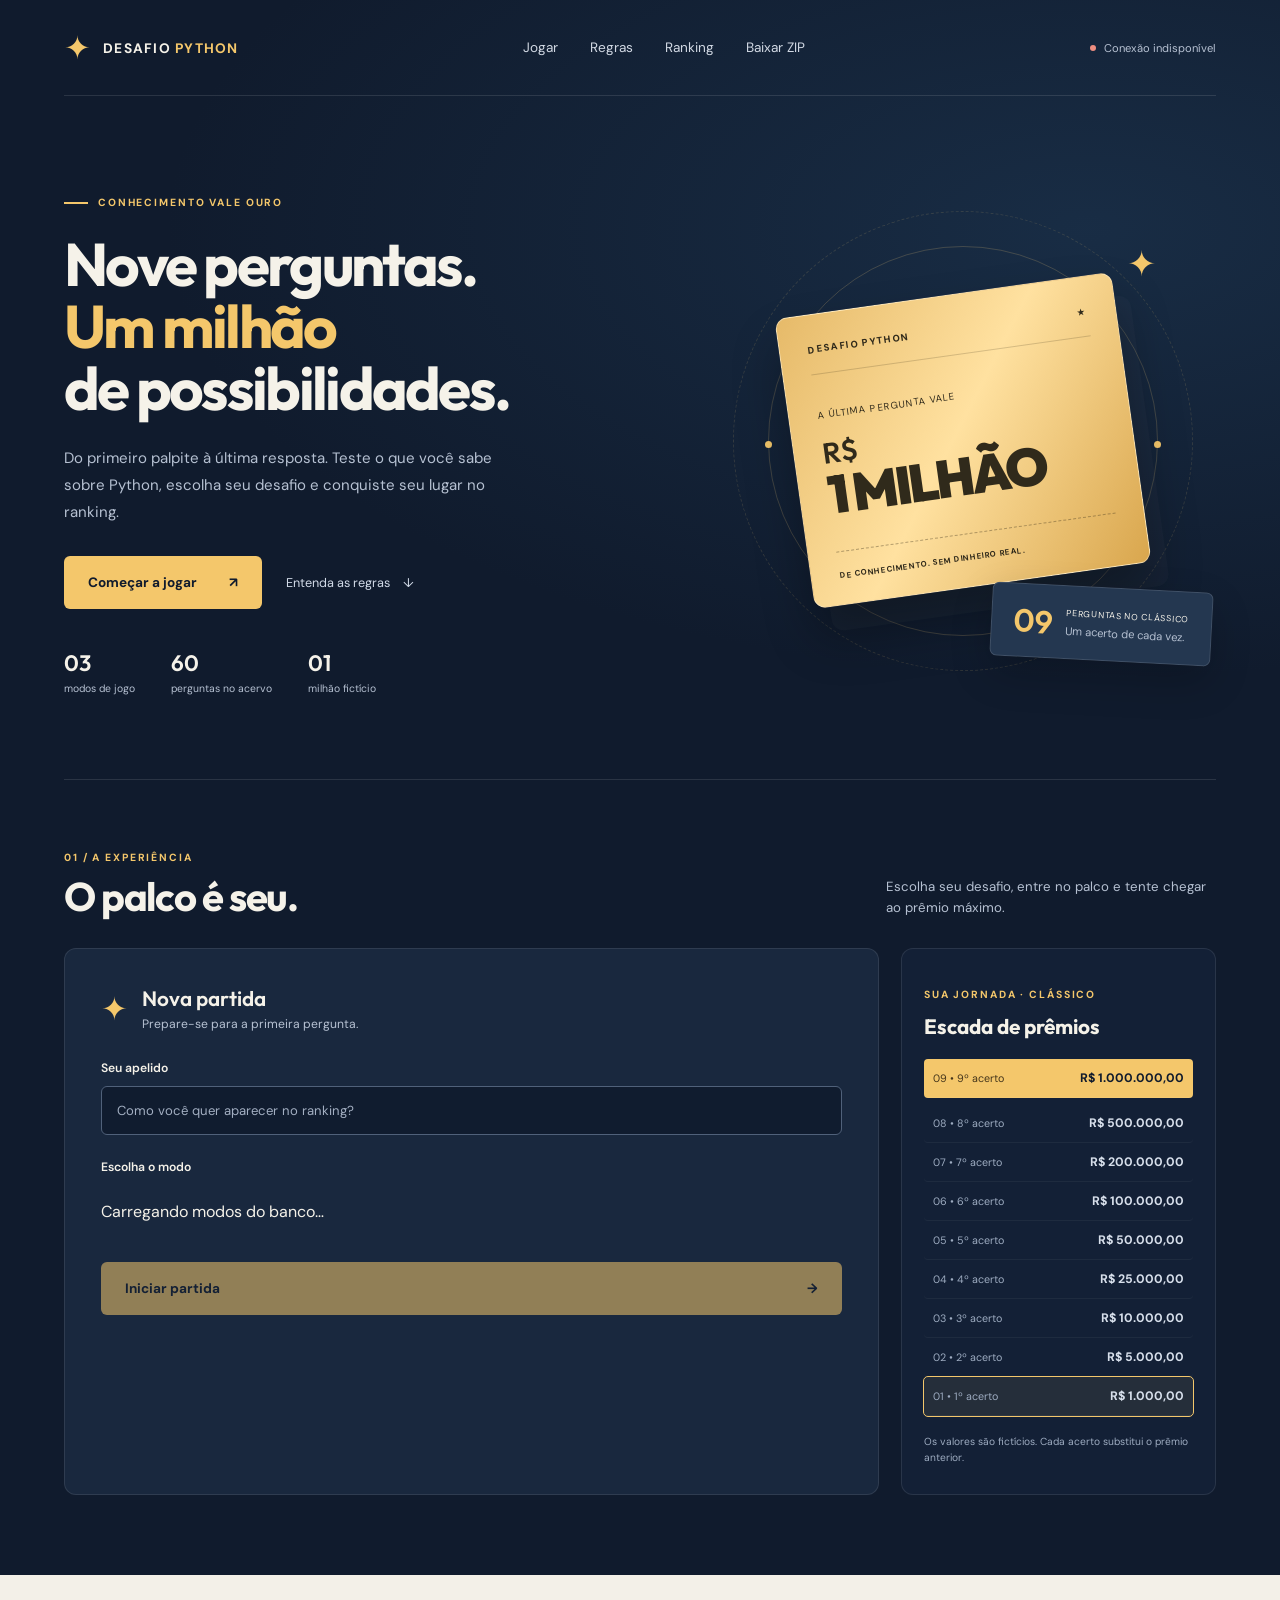
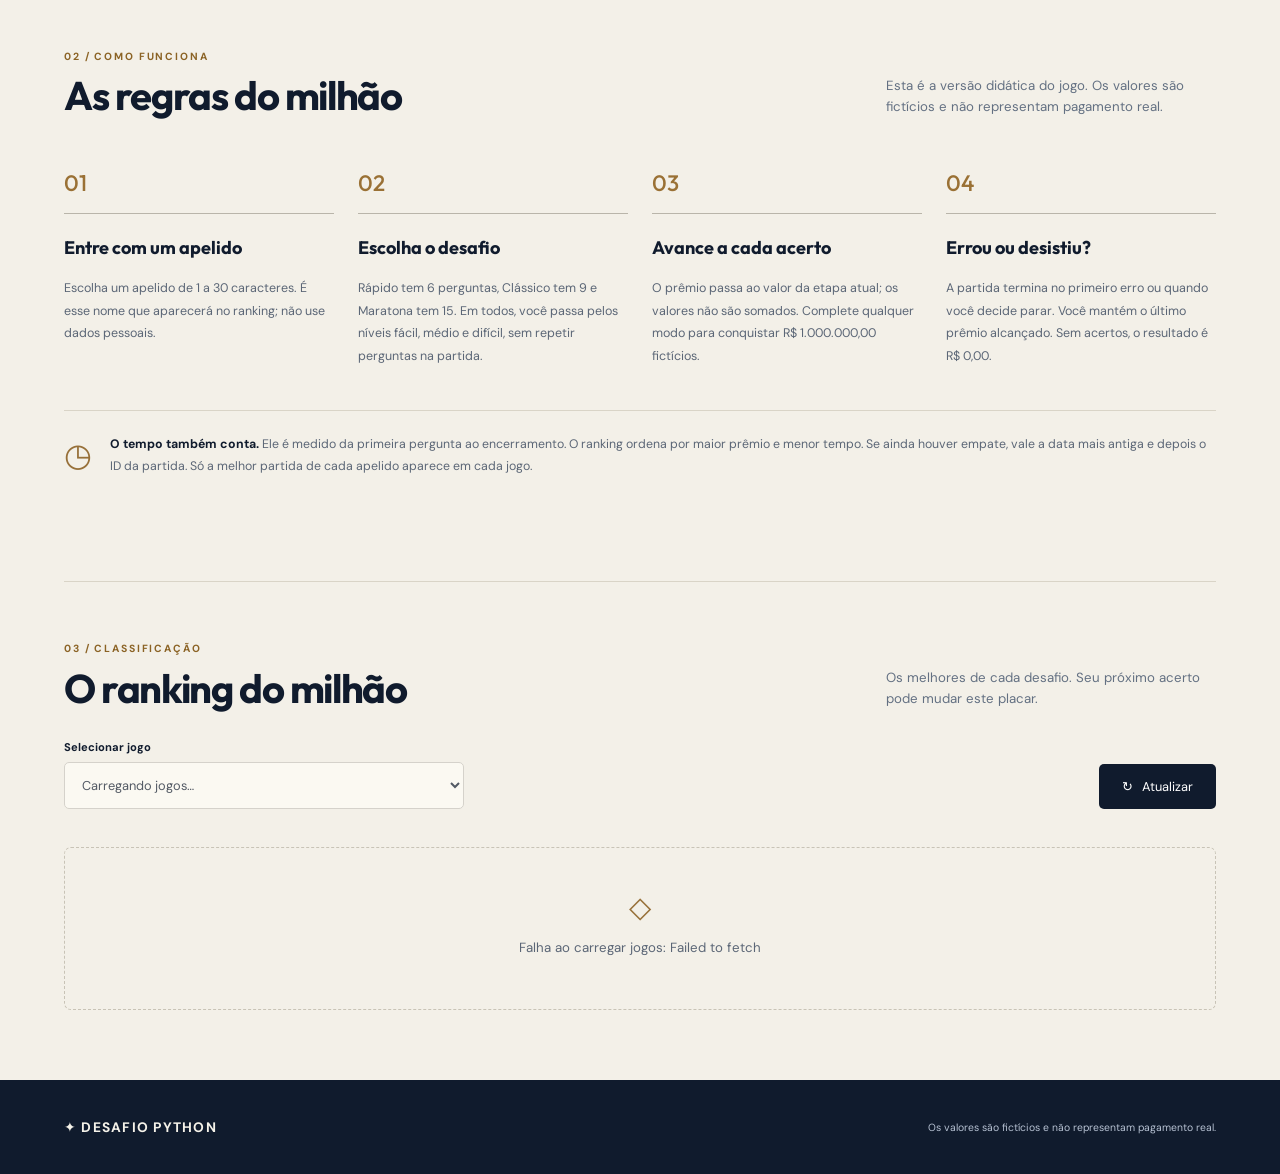
<file: index.html>
<!doctype html>
<html lang="pt-BR">
<head>
  <meta charset="utf-8">
  <meta name="viewport" content="width=device-width, initial-scale=1">
  <meta name="description" content="Jogue o Desafio Python, dispute o milhão fictício e acompanhe o ranking online.">
  <meta name="theme-color" content="#080b25">
  <link rel="icon" href="favicon.svg" type="image/svg+xml">
  <title>Desafio Python | O jogo do milhão</title>
  <link rel="stylesheet" href="style.css">
  <script defer src="config.js"></script>
  <script defer src="app.js"></script>
  <script defer src="game.js"></script>
</head>
<body>
  <a class="skip-link" href="#jogar">Pular para o jogo</a>
  <div class="page-glow" aria-hidden="true"></div>
  <main class="shell">
    <nav class="topbar" aria-label="Navegação principal">
      <a class="brand" href="#inicio" aria-label="Desafio Python, voltar ao início"><span class="brand-mark" aria-hidden="true">✦</span><span>DESAFIO <strong>PYTHON</strong></span></a>
      <div class="top-links"><a href="#jogar">Jogar</a><a href="#regras">Regras</a><a href="#ranking-section">Ranking</a><a href="completo.zip" download>Baixar ZIP</a></div>
      <span class="live-label" data-state="loading"><span class="live-dot"></span><span id="connection-status">Conectando…</span></span>
    </nav>
    <header class="hero" id="inicio">
      <div class="hero-copy">
        <p class="eyebrow"><span class="eyebrow-line"></span> CONHECIMENTO VALE OURO</p>
        <h1>Nove perguntas.<br><em>Um milhão</em><br>de possibilidades.</h1>
        <p class="intro">Do primeiro palpite à última resposta. Teste o que você sabe sobre Python, escolha seu desafio e conquiste seu lugar no ranking.</p>
        <div class="hero-actions"><a class="hero-cta" href="#jogar">Começar a jogar <span aria-hidden="true">↗</span></a><a class="hero-link" href="#regras">Entenda as regras <span aria-hidden="true">↓</span></a></div>
        <div class="hero-metrics"><div><strong>03</strong><span>modos de jogo</span></div><div><strong>60</strong><span>perguntas no acervo</span></div><div><strong>01</strong><span>milhão fictício</span></div></div>
      </div>
      <div class="hero-art" aria-hidden="true">
        <div class="arena-ring ring-outer"></div><div class="arena-ring ring-inner"></div>
        <div class="arena-star">✦</div>
        <div class="million-ticket"><span class="ticket-top">DESAFIO PYTHON <span>★</span></span><span class="ticket-label">A ÚLTIMA PERGUNTA VALE</span><span class="ticket-currency">R$</span><strong>1 MILHÃO</strong><span class="ticket-bottom">DE CONHECIMENTO. SEM DINHEIRO REAL.</span></div>
        <div class="floating-note"><span>09</span><div>PERGUNTAS NO CLÁSSICO<small>Um acerto de cada vez.</small></div></div>
      </div>
    </header>
    <section class="play-section" id="jogar" aria-labelledby="play-title">
      <div class="play-heading">
        <div><p class="section-kicker">01 / A EXPERIÊNCIA</p><h2 id="play-title">O palco é seu.</h2></div>
        <p>Escolha seu desafio, entre no palco e tente chegar ao prêmio máximo.</p>
      </div>
      <div class="play-layout">
        <div class="play-card">
          <form id="start-form">
            <div class="form-header"><span class="form-icon" aria-hidden="true">✦</span><div><strong>Nova partida</strong><span>Prepare-se para a primeira pergunta.</span></div></div>
            <label for="nickname">Seu apelido</label>
            <input id="nickname" name="nickname" maxlength="30" required autocomplete="nickname" placeholder="Como você quer aparecer no ranking?">
            <label id="mode-label">Escolha o modo</label>
            <div id="mode-options" class="mode-options" role="group" aria-labelledby="mode-label"><p>Carregando modos do banco…</p></div>
            <label class="sr-only" for="play-game">Jogo</label>
            <select id="play-game" class="sr-only" disabled><option value="">Carregando jogos…</option></select>
            <button id="start-button" class="primary-button" type="submit" disabled>Iniciar partida <span aria-hidden="true">→</span></button>
          </form>
          <div id="question-stage" hidden>
            <div class="question-meta"><span id="question-count">Questão 1 de 9</span><span id="question-level">Fácil</span></div>
            <div class="progress-track" aria-hidden="true"><div id="progress-fill"></div></div>
            <p class="question-value">Valendo <strong id="question-prize">R$ 1.000,00</strong></p>
            <h3 id="question-text"></h3>
            <div class="options" id="options">
              <button type="button" data-answer="A"><b>A</b><span></span></button>
              <button type="button" data-answer="B"><b>B</b><span></span></button>
              <button type="button" data-answer="C"><b>C</b><span></span></button>
              <button type="button" data-answer="D"><b>D</b><span></span></button>
            </div>
            <button id="quit-button" class="quit-button" type="button">Desistir e ficar com o prêmio atual</button>
          </div>
          <div id="result-stage" hidden>
            <span class="result-star" aria-hidden="true">★</span>
            <p class="section-kicker">PARTIDA ENCERRADA</p>
            <h3 id="result-title">Resultado</h3>
            <p id="result-detail"></p>
            <strong id="result-prize">R$ 0,00</strong>
            <p id="result-time"></p>
            <button id="play-again" class="primary-button" type="button">Jogar novamente <span aria-hidden="true">→</span></button>
          </div>
          <button id="retry-answer" class="primary-button" type="button" hidden>Tentar enviar novamente</button>
          <p id="game-status" role="status" aria-live="polite"></p>
        </div>
        <aside class="prize-card" aria-label="Escada de prêmios fictícios">
          <p class="section-kicker">SUA JORNADA · <span id="ladder-mode">CLÁSSICO</span></p>
          <h3>Escada de prêmios</h3>
          <ol id="prize-ladder">
            <li data-step="9"><span>9º acerto</span><strong>R$ 1.000.000,00</strong></li>
            <li data-step="8"><span>8º acerto</span><strong>R$ 500.000,00</strong></li>
            <li data-step="7"><span>7º acerto</span><strong>R$ 200.000,00</strong></li>
            <li data-step="6"><span>6º acerto</span><strong>R$ 100.000,00</strong></li>
            <li data-step="5"><span>5º acerto</span><strong>R$ 50.000,00</strong></li>
            <li data-step="4"><span>4º acerto</span><strong>R$ 25.000,00</strong></li>
            <li data-step="3"><span>3º acerto</span><strong>R$ 10.000,00</strong></li>
            <li data-step="2"><span>2º acerto</span><strong>R$ 5.000,00</strong></li>
            <li data-step="1"><span>1º acerto</span><strong>R$ 1.000,00</strong></li>
          </ol>
          <small>Os valores são fictícios. Cada acerto substitui o prêmio anterior.</small>
        </aside>
      </div>
    </section>
    <section class="rules-section" id="regras" aria-labelledby="rules-title">
      <div class="rules-heading"><div><p class="section-kicker">02 / COMO FUNCIONA</p><h2 id="rules-title">As regras do milhão</h2></div><p>Esta é a versão didática do jogo. Os valores são fictícios e não representam pagamento real.</p></div>
      <div class="rules-grid">
        <article class="rule-card"><span class="rule-number">01</span><h3>Entre com um apelido</h3><p>Escolha um apelido de 1 a 30 caracteres. É esse nome que aparecerá no ranking; não use dados pessoais.</p></article>
        <article class="rule-card"><span class="rule-number">02</span><h3>Escolha o desafio</h3><p>Rápido tem 6 perguntas, Clássico tem 9 e Maratona tem 15. Em todos, você passa pelos níveis fácil, médio e difícil, sem repetir perguntas na partida.</p></article>
        <article class="rule-card"><span class="rule-number">03</span><h3>Avance a cada acerto</h3><p>O prêmio passa ao valor da etapa atual; os valores não são somados. Complete qualquer modo para conquistar R$ 1.000.000,00 fictícios.</p></article>
        <article class="rule-card"><span class="rule-number">04</span><h3>Errou ou desistiu?</h3><p>A partida termina no primeiro erro ou quando você decide parar. Você mantém o último prêmio alcançado. Sem acertos, o resultado é R$ 0,00.</p></article>
      </div>
      <div class="rules-bottom"><span class="rules-bottom-icon" aria-hidden="true">◷</span><p><strong>O tempo também conta.</strong> Ele é medido da primeira pergunta ao encerramento. O ranking ordena por maior prêmio e menor tempo. Se ainda houver empate, vale a data mais antiga e depois o ID da partida. Só a melhor partida de cada apelido aparece em cada jogo.</p></div>
    </section>
    <section class="board" id="ranking-section" aria-labelledby="board-title">
      <div class="board-heading">
        <div><p class="section-kicker">03 / CLASSIFICAÇÃO</p><h2 id="board-title">O ranking do milhão</h2></div>
        <p class="board-description">Os melhores de cada desafio. Seu próximo acerto pode mudar este placar.</p>
      </div>
      <div class="controls" aria-label="Controles do ranking">
        <div class="field"><label for="game">Selecionar jogo</label><select id="game" disabled><option value="">Carregando jogos…</option></select></div>
        <button id="refresh" type="button" disabled><span aria-hidden="true">↻</span> Atualizar</button>
      </div>
      <div id="podium" class="podium" hidden aria-label="Três primeiros colocados"></div>
      <div class="stats" id="stats" hidden>
        <div class="stat"><span>Jogadores no top 10</span><strong id="players-count">0</strong></div>
        <div class="stat"><span>Maior prêmio</span><strong id="top-prize">R$ 0,00</strong></div>
        <div class="stat"><span>Última atualização</span><strong id="updated-at">—</strong></div>
      </div>
      <div class="feedback" id="feedback"><span class="feedback-icon" aria-hidden="true">◇</span><p id="status" role="status" aria-live="polite">Conectando ao banco de dados…</p></div>
      <div class="table-wrap">
        <table id="ranking" hidden>
          <thead><tr><th scope="col">Posição</th><th scope="col">Jogador</th><th scope="col">Jogo</th><th scope="col">Prêmio fictício</th><th scope="col">Tempo</th><th scope="col">Data</th></tr></thead>
          <tbody></tbody>
        </table>
      </div>
    </section>
    <footer><a class="brand" href="#inicio">✦ DESAFIO PYTHON</a><p>Os valores são fictícios e não representam pagamento real.</p></footer>
  </main>
</body>
</html>
</file>
<file: style.css>
@import url('https://fonts.googleapis.com/css2?family=DM+Sans:wght@400;500;600;700&family=Outfit:wght@400;500;600;700;800;900&display=swap');

:root {
  font-family:'DM Sans',sans-serif;
  color:#f5f2e9;
  background:#101b2d;
  font-synthesis:none;
  scroll-behavior:smooth;
  --gold:#f4c76b;
  --ink:#101b2d;
  --muted:#b6c1d2}

* {
  box-sizing:border-box}
[hidden] {
  display:none!important}
body {
  margin:0;
  min-width:320px}
a {
  color:inherit;
  text-decoration:none}
button,input,select {
  font:inherit}
button {
  cursor:pointer}
button:disabled {
  cursor:wait;
  opacity:.55}
button,a,input,select {
   -webkit-tap-highlight-color:transparent }
button:focus-visible,a:focus-visible,input:focus-visible,select:focus-visible {
  outline:3px solid #d69b32;
  outline-offset:4px}
button {
  transition:background .18s,transform .18s}
button:hover:not(:disabled) {
  transform:translateY(-2px)}
.shell {
  max-width:1360px;
  padding:0 64px;
  margin:auto}
.page-glow {
  position:absolute;
  inset:0 0 auto;
  height:760px;
  background:radial-gradient(ellipse at 85% 30%,#23436370,transparent 60%);
  pointer-events:none}
.topbar {
  position:relative;
  min-height:96px;
  display:flex;
  align-items:center;
  justify-content:space-between;
  border-bottom:1px solid #ffffff1c;
  gap:24px}
.brand {
  display:flex;
  align-items:center;
  gap:11px;
  font-size:.86rem;
  letter-spacing:.09em;
  font-weight:700}
.brand strong {
  color:var(--gold)}
.brand-mark {
  font-size:2rem;
  color:var(--gold)}
.top-links {
  display:flex;
  gap:32px;
  font-size:.85rem;
  color:#d1d8e3}
.top-links a:hover {
  color:var(--gold)}
.live-label {
  display:flex;
  align-items:center;
  gap:8px;
  font-size:.7rem;
  color:var(--muted)}
.live-dot {
  width:6px;
  height:6px;
  background:#97a6be;
  border-radius:50%}
[data-state=online] .live-dot {
  background:#a3d6b0;
  box-shadow:0 0 0 4px #a3d6b011}
[data-state=offline] .live-dot {
  background:#ed8d80}
.hero {
  position:relative;
  display:grid;
  grid-template-columns:1.2fr 1fr;
  align-items:center;
  gap:40px;
  padding:90px 0 84px}
.eyebrow,.section-kicker {
  font-size:.65rem;
  font-weight:700;
  letter-spacing:.18em;
  color:var(--gold);
  text-transform:uppercase}
.eyebrow {
  display:flex;
  align-items:center;
  gap:10px}
.eyebrow-line {
  width:24px;
  height:2px;
  background:var(--gold)}
h1,h2,h3 {
  font-family:'Outfit',sans-serif}
h1 {
  font-size:clamp(3rem,4.7vw,4.6rem);
  line-height:1.03;
  letter-spacing:-.045em;
  margin:25px 0}
h1 em {
  font-style:normal;
  color:var(--gold)}
.intro {
  max-width:440px;
  line-height:1.8;
  color:var(--muted);
  font-size:.94rem}
.hero-actions {
  display:flex;
  align-items:center;
  gap:24px;
  margin-top:30px}
.hero-cta,.primary-button {
  display:inline-flex;
  align-items:center;
  justify-content:space-between;
  gap:32px;
  background:var(--gold);
  color:var(--ink);
  border:0;
  border-radius:6px;
  font-weight:700;
  padding:18px 24px;
  font-size:.85rem}
.hero-cta:hover,.primary-button:hover:not(:disabled) {
  background:#ffe0a0}
.hero-link {
  font-size:.79rem;
  color:#d2dbe8}
.hero-link span {
  margin-left:10px}
.hero-metrics {
  display:flex;
  gap:36px;
  margin-top:40px}
.hero-metrics div {
  display:flex;
  flex-direction:column;
  gap:5px}
.hero-metrics strong {
  font:600 1.4rem 'Outfit',sans-serif}
.hero-metrics span {
  font-size:.65rem;
  color:var(--muted)}
.hero-art {
  position:relative;
  min-height:440px;
  display:grid;
  place-items:center}
.arena-ring {
  position:absolute;
  width:390px;
  height:390px;
  border:1px solid #eac47735;
  border-radius:50%}
.ring-outer {
  width:460px;
  height:460px;
  border-style:dashed;
  border-color:#eac47725;
  transform:rotate(-18deg)}
.ring-inner:before,.ring-inner:after {
  content:'';
  position:absolute;
  background:var(--gold);
  width:7px;
  height:7px;
  border-radius:50%;
  top:50%;
  left:-4px}
.ring-inner:after {
  left:auto;
  right:-4px}
.arena-star {
  position:absolute;
  font-size:2.2rem;
  color:var(--gold);
  top:20px;
  right:60px}
.million-ticket {
  position:relative;
  width:340px;
  padding:28px 28px 24px;
  background:linear-gradient(125deg,#e6ba69,#ffe1a0 48%,#d9a64d);
  color:#302a1b;
  border-radius:12px;
  transform:rotate(-8deg);
  box-shadow:15px 25px 0 #ffffff05,0 30px 50px #0005;
  border:1px solid #fff5}
.ticket-top {
  display:flex;
  justify-content:space-between;
  font-size:.6rem;
  font-weight:800;
  letter-spacing:.15em;
  border-bottom:1px solid #3b321b35;
  padding-bottom:18px}
.ticket-label {
  display:block;
  font-size:.6rem;
  letter-spacing:.12em;
  margin-top:34px}
.ticket-currency {
  display:block;
  font:600 1.8rem 'Outfit';
  margin-top:13px}
.million-ticket strong {
  display:block;
  font:900 3.3rem/.95 'Outfit';
  letter-spacing:-.06em;
  white-space:nowrap}
.ticket-bottom {
  display:block;
  border-top:1px dashed #3b321b60;
  margin-top:32px;
  padding-top:18px;
  font-size:.5rem;
  font-weight:700;
  letter-spacing:.08em}
.floating-note {
  position:absolute;
  bottom:0;
  right:4px;
  display:flex;
  gap:13px;
  align-items:center;
  padding:16px 22px;
  background:#243750;
  border:1px solid #ffffff20;
  box-shadow:0 16px 40px #0003;
  border-radius:7px;
  transform:rotate(3deg)}
.floating-note>span {
  font:600 2rem 'Outfit';
  color:var(--gold)}
.floating-note div {
  font-size:.55rem;
  letter-spacing:.08em}
.floating-note small {
  display:block;
  font-size:.7rem;
  color:var(--muted);
  letter-spacing:0;
  margin-top:5px}

.play-section {
  border-top:1px solid #ffffff1c;
  padding:60px 0 80px}
.play-heading,.rules-heading,.board-heading {
  display:flex;
  justify-content:space-between;
  align-items:flex-end;
  gap:35px;
  margin-bottom:30px}
h2 {
  font-size:2.5rem;
  letter-spacing:-.035em;
  line-height:1.1;
  margin:10px 0 0}
.play-heading>p,.rules-heading>p,.board-description {
  max-width:330px;
  font-size:.83rem;
  line-height:1.6;
  color:var(--muted);
  margin:0}
.play-layout {
  display:grid;
  grid-template-columns:minmax(0,1fr) 315px;
  gap:22px}
.play-card {
  padding:36px;
  background:#19283e;
  border:1px solid #ffffff18;
  border-radius:12px;
  min-width:0}
.form-header {
  display:flex;
  gap:14px;
  align-items:center;
  margin-bottom:28px}
.form-icon {
  font-size:2rem;
  color:var(--gold)}
.form-header strong {
  font:600 1.3rem 'Outfit';
  display:block}
.form-header span:not(.form-icon) {
  display:block;
  color:var(--muted);
  font-size:.76rem;
  margin-top:5px}
.play-card label {
  display:block;
  font-size:.76rem;
  font-weight:600;
  margin-bottom:10px}
.play-card input {
  width:100%;
  background:#101c2f;
  color:white;
  border:1px solid #50617a;
  border-radius:6px;
  padding:15px;
  margin-bottom:24px;
  font-size:.82rem}
.play-card input::placeholder {
  color:#a3afc2}
.mode-options {
  display:grid;
  grid-template-columns:repeat(3,minmax(0,1fr));
  gap:10px;
  margin-bottom:24px}
.mode-choice {
  background:#152238;
  color:#e7edf7;
  border:1px solid #4e5c71;
  border-radius:7px;
  text-align:left;
  padding:16px 12px}
.mode-choice[aria-pressed=true] {
  border-color:var(--gold);
  background:#f4c76b0d;
  box-shadow:inset 0 0 0 1px var(--gold)}
.mode-icon {
  display:block;
  color:var(--gold);
  font-size:1.35rem;
  margin-bottom:12px}
.mode-copy strong,.mode-copy small,.mode-copy em {
  display:block}
.mode-copy strong {
  font:600 1rem 'Outfit'}
.mode-copy small {
  font-size:.64rem;
  color:var(--muted);
  margin-top:6px;
  line-height:1.5}
.mode-copy em {
  font-style:normal;
  font-size:.58rem;
  color:var(--gold);
  margin-top:13px}
.primary-button {
  width:100%}
.prize-card {
  background:#132036;
  border:1px solid #ffffff18;
  padding:28px 22px;
  border-radius:12px}
.prize-card h3 {
  font-size:1.3rem;
  margin:12px 0 20px}
.prize-card ol {
  list-style:none;
  margin:0;
  padding:0}
.prize-card li {
  display:flex;
  align-items:center;
  justify-content:space-between;
  gap:5px;
  padding:11px 9px;
  border-bottom:1px solid #ffffff0c;
  font-size:.67rem;
  color:#9eacc1;
  border-radius:4px}
.prize-card li strong {
  font-variant-numeric:tabular-nums;
  font-size:.77rem;
  color:#d7dfeb}
.prize-card li:first-child {
  background:var(--gold);
  color:#44351b;
  margin-bottom:6px}
.prize-card li:first-child strong {
  color:var(--ink)}
.prize-card li.current {
  outline:1px solid var(--gold);
  background:#f4c76b15}
.prize-card li.done,.prize-card li.done strong {
  color:#a2dbb4}
.prize-card small {
  display:block;
  margin-top:18px;
  line-height:1.6;
  color:#9eacc1;
  font-size:.64rem}
.question-meta {
  display:flex;
  justify-content:space-between;
  color:var(--gold);
  font-size:.75rem;
  font-weight:700}
.progress-track {
  height:4px;
  background:#34465f;
  border-radius:4px;
  margin:16px 0 24px}
#progress-fill {
  height:100%;
  background:var(--gold);
  transition:width .2s}
.question-value {
  font-size:.8rem;
  color:var(--muted)}
.question-value strong {
  color:var(--gold)}
#question-text {
  font-size:clamp(1.4rem,2vw,1.9rem);
  line-height:1.35;
  min-height:80px;
  margin:23px 0 30px;
  overflow-wrap:anywhere}
.options {
  display:grid;
  grid-template-columns:1fr 1fr;
  gap:12px}
.options button {
  display:flex;
  align-items:center;
  gap:12px;
  text-align:left;
  background:#101c2f;
  border:1px solid #52627c;
  border-radius:6px;
  color:#eff3f9;
  padding:14px;
  min-height:76px;
  font-size:.8rem}
.options button:hover:not(:disabled) {
  border-color:var(--gold);
  background:#27374e}
.options b {
  display:grid;
  place-items:center;
  color:var(--gold);
  border:1px solid #f4c76b50;
  width:30px;
  height:30px;
  border-radius:50%;
  flex-shrink:0}
.options span {
  overflow-wrap:anywhere;
  line-height:1.5}
.quit-button {
  background:none;
  border:0;
  padding:0;
  margin-top:24px;
  color:var(--muted);
  text-decoration:underline;
  text-underline-offset:4px;
  font-size:.73rem}
#game-status {
  min-height:1.5em;
  font-size:.78rem;
  line-height:1.6;
  color:var(--gold);
  margin:18px 0 0}
#retry-answer {
  margin-top:20px}
#result-stage {
  text-align:center;
  padding:24px 0}
.result-star {
  font-size:3rem;
  color:var(--gold)}
#result-title {
  font-size:1.6rem}
#result-detail,#result-time {
  color:var(--muted);
  line-height:1.6;
  font-size:.85rem}
#result-prize {
  display:block;
  font:700 clamp(2rem,4vw,3.6rem) 'Outfit';
  letter-spacing:-.04em;
  color:var(--gold);
  margin:22px 0}
#play-again {
  margin-top:24px}

.rules-section,.board {
  margin:0 -64px;
  padding:64px;
  background:#f3f0e8;
  color:var(--ink)}
.rules-section .section-kicker,.board .section-kicker {
  color:#8b6325}
.rules-heading>p,.board-description {
  color:#637082}
.rules-grid {
  display:grid;
  grid-template-columns:repeat(4,1fr);
  gap:24px}
.rule-card {
  padding:22px 0}
.rule-number {
  font:500 1.4rem 'Outfit';
  color:#9a7135;
  border-bottom:1px solid #b9b5aa;
  display:block;
  padding-bottom:16px}
.rule-card h3 {
  font-size:1.13rem;
  margin-top:22px}
.rule-card p {
  font-size:.78rem;
  line-height:1.8;
  color:#5b6676}
.rules-bottom {
  display:flex;
  gap:18px;
  align-items:center;
  border-top:1px solid #d9d4c7;
  margin-top:8px;
  padding-top:22px}
.rules-bottom-icon {
  font-size:2rem;
  color:#977039}
.rules-bottom p {
  font-size:.77rem;
  color:#5b6676;
  line-height:1.8;
  margin:0}
.rules-bottom strong {
  color:var(--ink)}
.board {
  padding-top:40px;
  padding-bottom:70px}
.board-heading {
  border-top:1px solid #d9d4c7;
  padding-top:50px}
.controls {
  display:flex;
  gap:12px;
  align-items:flex-end;
  margin:28px 0 38px}
.field {
  flex:1}
.field label {
  display:block;
  font-size:.7rem;
  font-weight:700;
  margin-bottom:8px}
.field select {
  width:100%;
  max-width:400px;
  border:1px solid #c9c6bf;
  background:#fffdf7;
  border-radius:5px;
  padding:13px;
  color:var(--ink);
  font-size:.8rem}
#refresh {
  background:var(--ink);
  border:0;
  padding:14px 23px;
  color:white;
  border-radius:5px;
  font-size:.8rem}
#refresh span {
  margin-right:6px}
.podium {
  display:grid;
  grid-template-columns:repeat(3,1fr);
  gap:18px;
  align-items:end;
  margin:45px 0 26px}
.podium-card {
  position:relative;
  display:flex;
  flex-direction:column;
  align-items:center;
  text-align:center;
  padding:30px 16px 22px;
  border:1px solid #d7d1c3;
  border-radius:10px;
  background:#faf8f2;
  min-height:192px}
.position-1 {
  background:var(--ink);
  color:white;
  min-height:220px;
  order:2;
  border-color:var(--ink)}
.position-2 {
  order:1}
.position-3 {
  order:3}
.podium-medal {
  position:absolute;
  top:-20px;
  background:#8c99a8;
  border:5px solid #f3f0e8;
  color:white;
  border-radius:50%;
  width:43px;
  height:43px;
  display:grid;
  place-items:center;
  font-weight:700}
.position-1 .podium-medal {
  background:var(--gold);
  color:var(--ink)}
.position-3 .podium-medal {
  background:#b08263}
.podium-card small {
  font-size:.58rem;
  letter-spacing:.15em;
  color:#6b7481}
.position-1 small {
  color:var(--gold)}
.podium-card strong {
  font:600 1.3rem 'Outfit';
  margin:15px 0 12px;
  overflow-wrap:anywhere;
  max-width:100%}
.podium-card b {
  font:600 1.4rem 'Outfit';
  color:#936521}
.position-1 b {
  color:var(--gold)}
.podium-time {
  font-size:.72rem;
  color:#717c8d;
  margin-top:12px}
.position-1 .podium-time {
  color:#bec8d6}
.stats {
  display:grid;
  grid-template-columns:repeat(3,1fr);
  gap:16px;
  border-top:1px solid #d9d4c7;
  border-bottom:1px solid #d9d4c7;
  padding:20px 0;
  margin:25px 0}
.stat {
  display:flex;
  flex-direction:column;
  gap:7px}
.stat span {
  font-size:.66rem;
  color:#667184}
.stat strong {
  font:600 1.2rem 'Outfit'}
.table-wrap {
  overflow-x:auto;
  border-radius:7px}
table {
  width:100%;
  border-collapse:collapse;
  font-size:.78rem;
  text-align:left;
  white-space:nowrap}
th {
  font-size:.6rem;
  letter-spacing:.08em;
  text-transform:uppercase;
  background:#e8e4d9;
  color:#5b6574;
  padding:16px}
td {
  padding:18px 16px;
  border-bottom:1px solid #dfdbd1}
tbody td:nth-child(2) {
  font-weight:700;
  white-space:normal;
  overflow-wrap:anywhere;
  max-width:220px}
tbody td:nth-child(4) {
  font-weight:700;
  color:#8a601e}
tbody tr:first-child {
  background:#eee8d9}
.feedback {
  padding:40px 20px;
  text-align:center;
  border:1px dashed #c8c3b6;
  border-radius:7px}
.feedback-icon {
  font-size:1.8rem;
  color:#977039}
.feedback p {
  font-size:.83rem;
  color:#5b6676}
footer {
  display:flex;
  justify-content:space-between;
  align-items:center;
  gap:20px;
  padding:30px 0}
footer p {
  font-size:.65rem;
  color:var(--muted)}
.sr-only {
  position:absolute!important;
  width:1px!important;
  height:1px!important;
  margin:-1px!important;
  padding:0!important;
  overflow:hidden!important;
  clip:rect(0,0,0,0)!important;
  white-space:nowrap!important;
  border:0!important}
.skip-link {
  position:fixed;
  top:-80px;
  left:20px;
  z-index:10;
  padding:15px;
  background:var(--gold);
  color:var(--ink)}
.skip-link:focus {
  top:15px}

@media(max-width:1100px) {
  .shell {
  padding:0 36px}
.hero {
  gap:10px}
.hero-art {
  transform:scale(.83)}
.hero h1 {
  font-size:3.4rem}
.play-layout {
  grid-template-columns:minmax(0,1fr) 280px}
.play-card {
  padding:26px}
.mode-options {
  grid-template-columns:1fr}
.mode-choice {
  display:flex;
  gap:14px;
  align-items:center;
  padding:12px}
.mode-icon {
  margin:0}
.mode-copy em {
  display:none}
.rules-section,.board {
  margin:0 -36px;
  padding-left:36px;
  padding-right:36px}
.rules-grid {
  gap:18px}
}

@media(max-width:850px) {
  .hero {
  grid-template-columns:1fr;
  padding:60px 0}
.hero-art {
  display:none}
.hero h1 {
  font-size:clamp(3rem,7vw,4rem)}
.intro {
  max-width:530px}
.hero-metrics {
  gap:40px}
.play-layout {
  grid-template-columns:1fr}
.prize-card {
  padding:26px}
.prize-card ol {
  display:grid;
  grid-template-columns:1fr 1fr;
  gap:4px 20px}
.mode-options {
  grid-template-columns:repeat(3,1fr)}
.mode-choice {
  display:block}
.mode-icon {
  margin-bottom:8px}
.rules-grid {
  grid-template-columns:1fr 1fr}
.top-links {
  gap:18px}
.live-label {
  font-size:.6rem}
.play-heading>p {
  max-width:240px}
}

@media(max-width:600px) {
  .shell {
  padding:0 20px}
.topbar {
  min-height:78px;
  flex-wrap:wrap;
  gap:12px;
  padding:16px 0}
.brand {
  font-size:.7rem}
.brand-mark {
  font-size:1.5rem}
.top-links {
  order:3;
  width:100%;
  justify-content:space-between;
  border-top:1px solid #ffffff12;
  padding-top:12px;
  font-size:.75rem}
.hero {
  padding:46px 0}
.hero h1 {
  font-size:clamp(2.65rem,10vw,3.5rem)}
.eyebrow {
  font-size:.55rem}
.intro {
  font-size:.85rem}
.hero-actions {
  gap:18px;
  flex-wrap:wrap}
.hero-cta {
  padding:16px 19px}
.hero-link {
  font-size:.7rem}
.hero-metrics {
  gap:25px}
.hero-metrics span {
  font-size:.6rem}
.play-section {
  padding:40px 0 50px}
.play-heading,.rules-heading,.board-heading {
  display:block}
.play-heading>p,.rules-heading>p,.board-description {
  margin-top:15px;
  max-width:100%}
h2 {
  font-size:2rem}
.play-card {
  padding:24px 18px}
.mode-options {
  gap:7px}
.mode-choice {
  padding:12px 9px}
.mode-copy strong {
  font-size:.88rem}
.mode-copy small {
  font-size:.58rem}
.options {
  grid-template-columns:1fr}
.options button {
  min-height:65px}
.prize-card ol {
  grid-template-columns:1fr}
.rules-section,.board {
  margin:0 -20px;
  padding:40px 20px}
.rules-grid {
  gap:0 20px}
.rule-card h3 {
  font-size:1rem}
.rule-card p {
  font-size:.73rem}
.rule-card {
  padding:14px 0}
.rules-bottom {
  align-items:flex-start}
.board-heading {
  padding-top:25px}
.podium {
  gap:8px}
.podium-card {
  padding:28px 7px 16px;
  min-height:165px}
.podium-card.position-1 {
  min-height:190px}
.podium-card strong {
  font-size:1rem}
.podium-card b {
  font-size:.88rem}
.podium-card small {
  font-size:.5rem}
.podium-time {
  font-size:.62rem}
.stats {
  gap:10px}
.stat span {
  font-size:.58rem}
.stat strong {
  font-size:.9rem}
.field select {
  padding:12px 8px;
  font-size:.72rem}
#refresh {
  padding:13px;
  font-size:.72rem}
.controls {
  gap:8px}
.board {
  padding-top:10px}
footer {
  flex-direction:column;
  align-items:flex-start;
  gap:5px}
.rules-grid {
  grid-template-columns:1fr 1fr}
.table-wrap {
  max-width:100%}
}

@media(prefers-reduced-motion:reduce) {
  :root {
  scroll-behavior:auto}
*,*:before,*:after {
  transition:none!important;
  animation:none!important}
}

/* Mantém o pódio dentro da tela mesmo com três prêmios de um milhão. */
.podium {
  grid-template-columns:repeat(3,minmax(0,1fr))}
.podium-card {
  min-width:0}
.podium-card b {
  max-width:100%;
  overflow-wrap:anywhere}

@media(max-width:360px) {
  .podium-card b {
  font-size:.76rem}
#result-prize {
  font-size:1.8rem}
}
@media (max-width:600px) {
  .podium { grid-template-columns:1fr; gap:12px; margin-top:24px; }
  .podium-card,.podium-card.position-1 { min-height:0; display:grid; grid-template-columns:38px minmax(0,1fr) auto; gap:5px 12px; padding:18px 14px; text-align:left; }
  .podium-card.position-1 { order:1; }
  .podium-card.position-2 { order:2; }
  .podium-medal { position:static; grid-column:1; grid-row:1/4; width:32px; height:32px; border:0; }
  .podium-card small { grid-column:2; grid-row:1; }
  .podium-card strong { grid-column:2; grid-row:2/4; margin:0; font-size:.95rem; }
  .podium-card b { grid-column:3; grid-row:1/3; font-size:.85rem; white-space:nowrap; }
  .podium-time { grid-column:3; grid-row:3; margin:0; text-align:right; }
}
</file>
